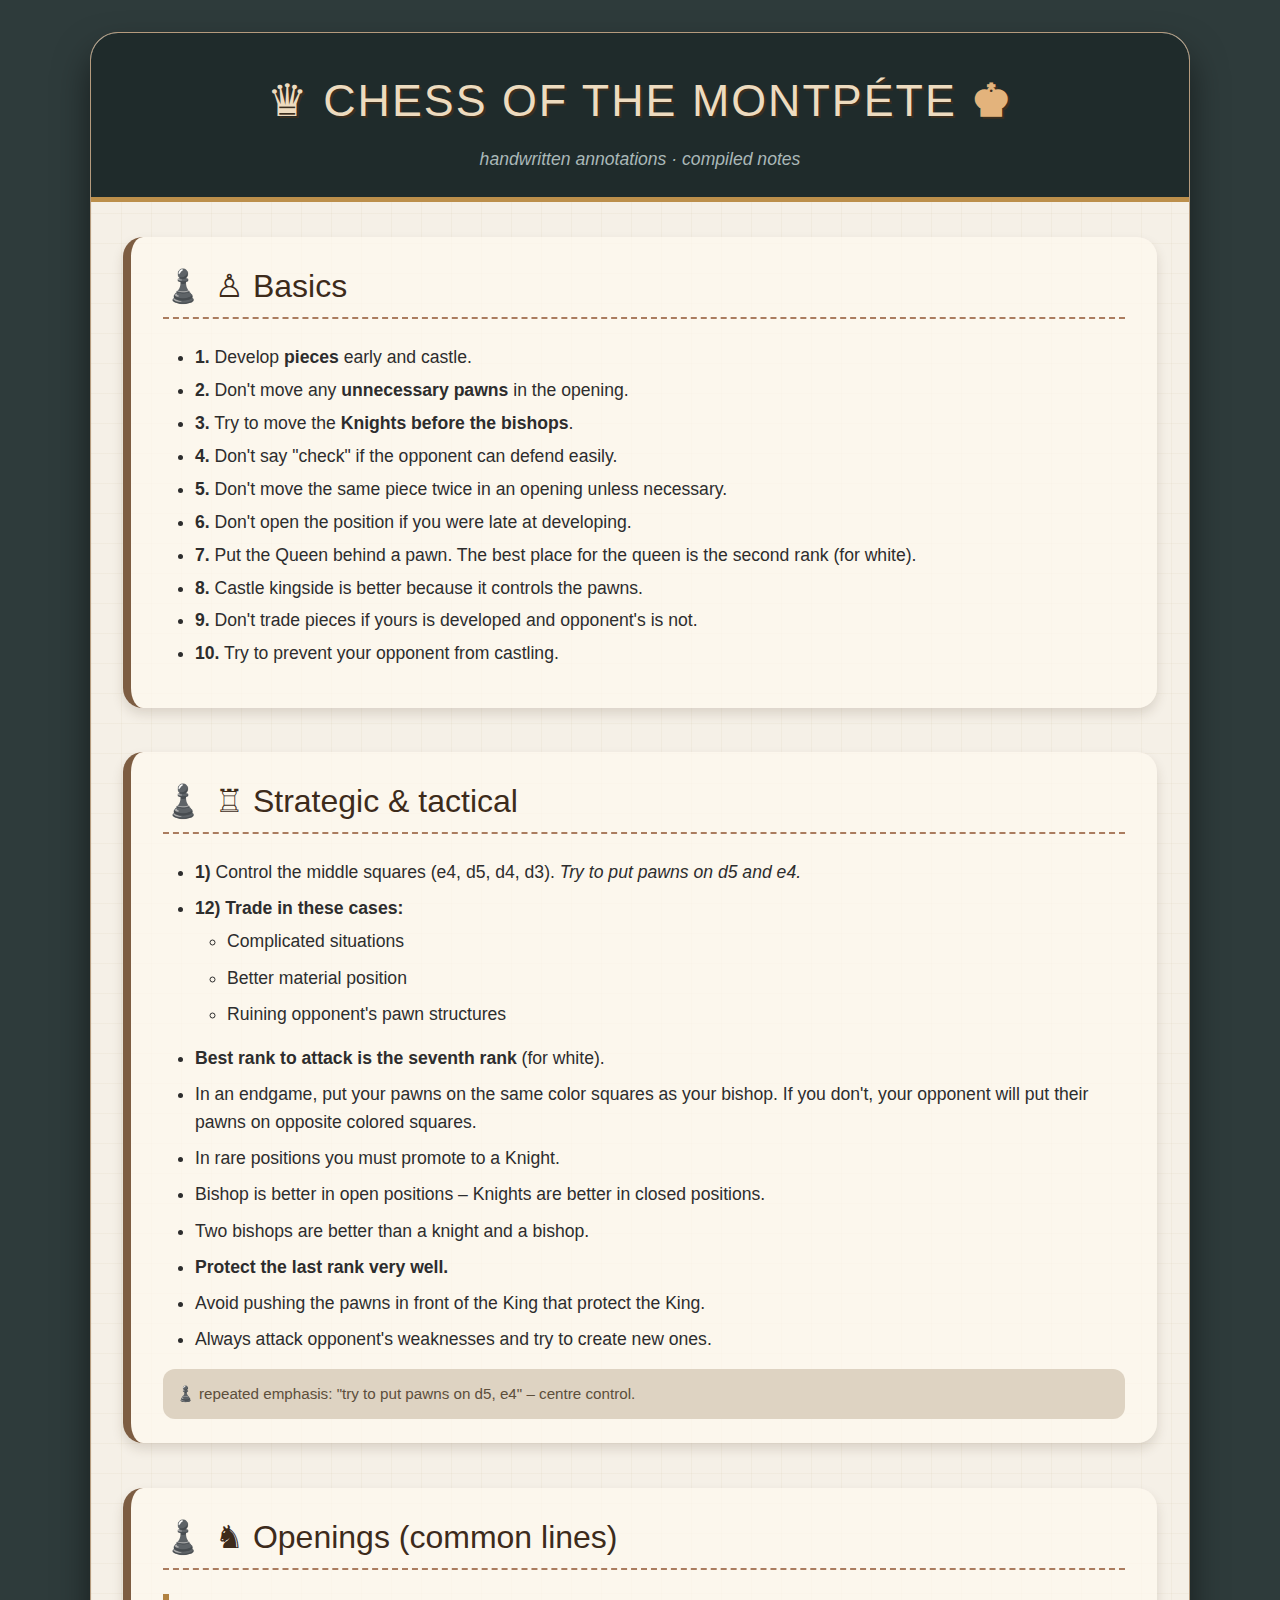
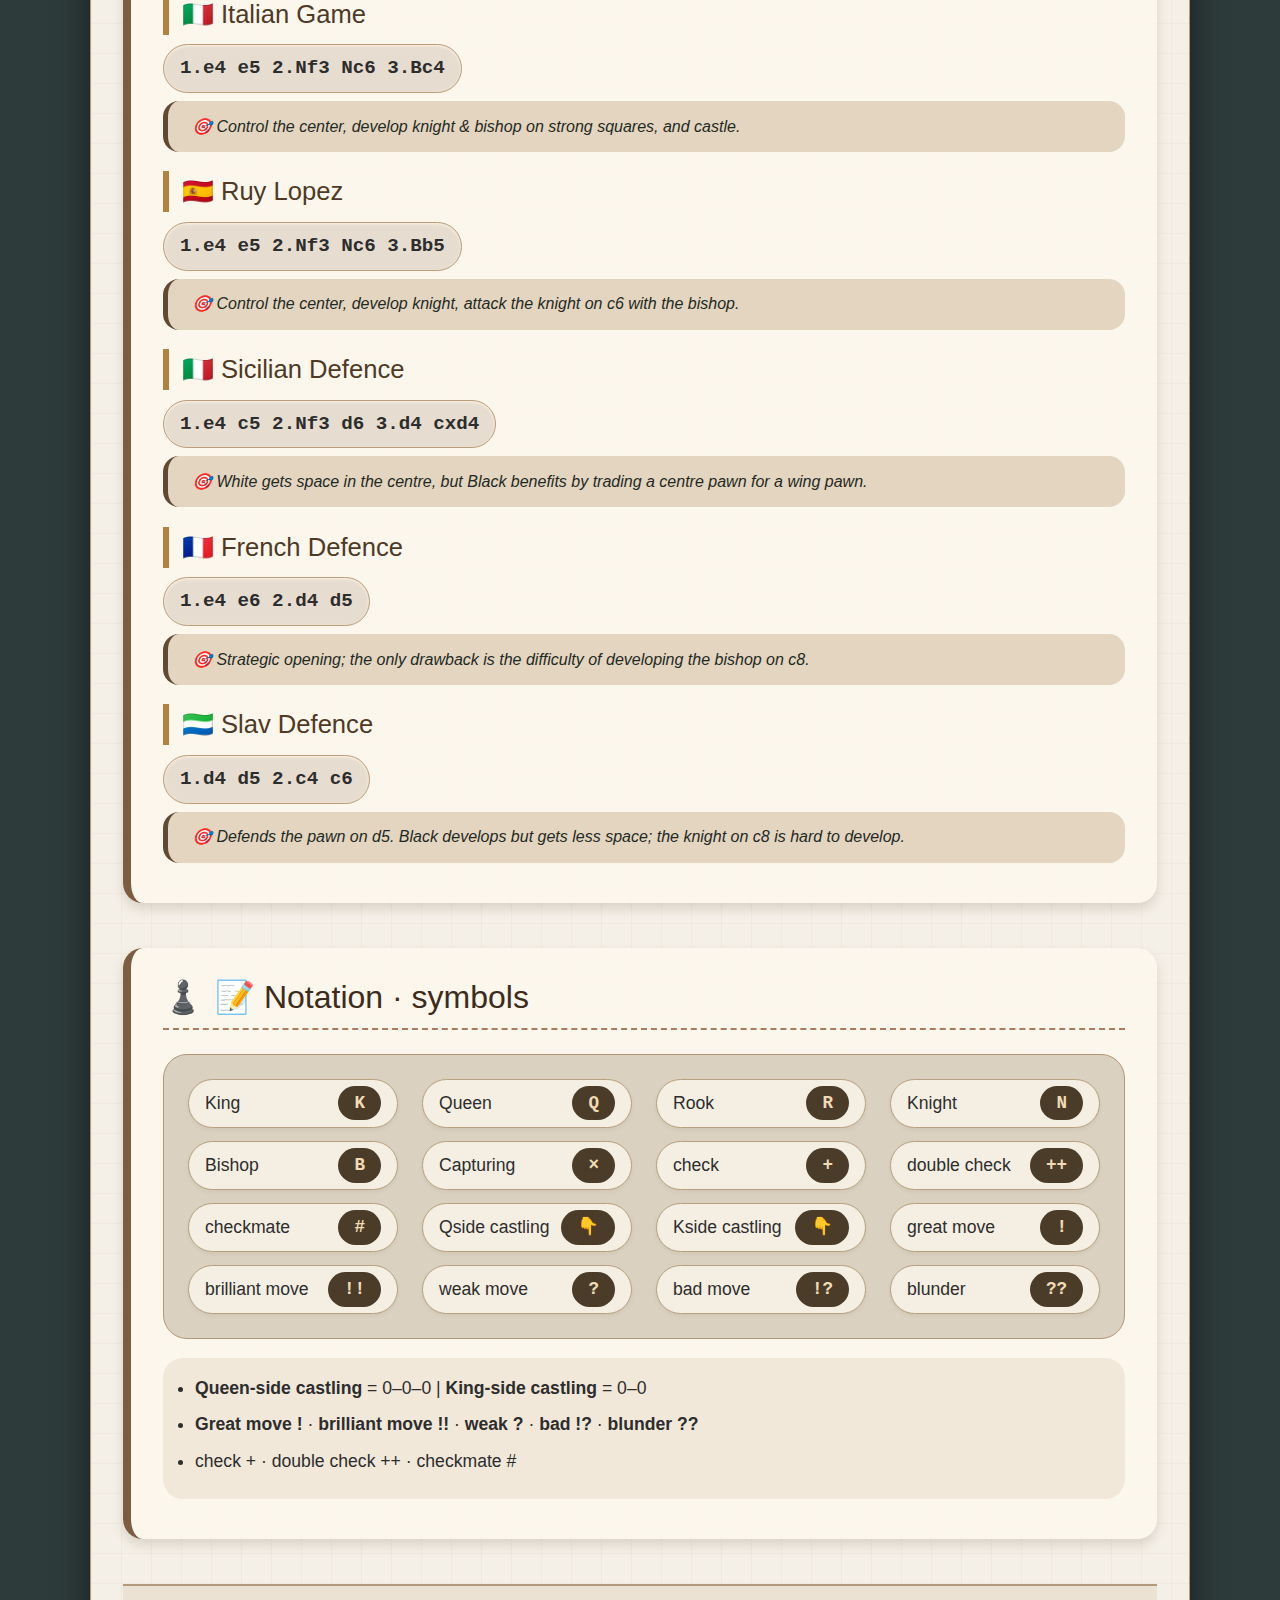
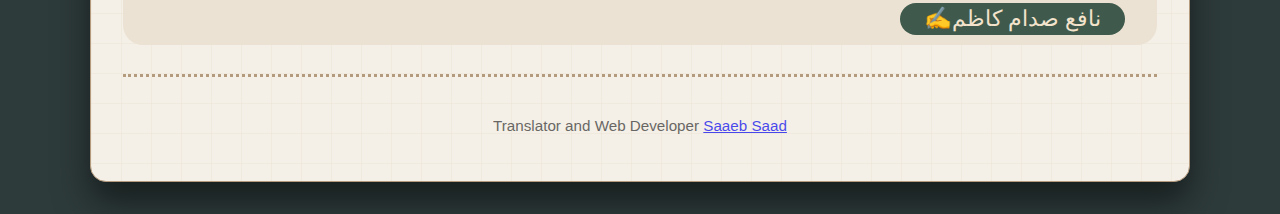
<file: index.html>
<!DOCTYPE html>
<html lang="en">
<head>
    <meta charset="UTF-8">
    <meta name="viewport" content="width=device-width, initial-scale=1.0">
    <title>♜ Chess of the Montpéte · notes</title>
    <link rel="stylesheet" href="style.css">
</head>
<body>
    <div class="page">
        <header>
            <h1>♛ CHESS OF THE MONTPÉTE <span>♚</span></h1>
            <div class="sub">handwritten annotations · compiled notes</div>
        </header>

        <main>
            <!-- BASICS (image 1) -->
            <section>
                <h2>♙ Basics</h2>
                <ul class="bullet-list compact-list">
                    <li><strong>1.</strong> Develop <strong>pieces</strong> early and castle.</li>
                    <li><strong>2.</strong> Don't move any <strong>unnecessary pawns</strong> in the opening.</li>
                    <li><strong>3.</strong> Try to move the <strong>Knights before the bishops</strong>.</li>
                    <li><strong>4.</strong> Don't say "check" if the opponent can defend easily.</li>
                    <li><strong>5.</strong> Don't move the same piece twice in an opening unless necessary.</li>
                    <li><strong>6.</strong> Don't open the position if you were late at developing.</li>
                    <li><strong>7.</strong> Put the Queen behind a pawn. The best place for the queen is the second rank (for white).</li>
                    <li><strong>8.</strong> Castle kingside is better because it controls the pawns.</li>
                    <li><strong>9.</strong> Don't trade pieces if yours is developed and opponent's is not.</li>
                    <li><strong>10.</strong> Try to prevent your opponent from castling.</li>
                </ul>
            </section>

            <!-- ADDITIONAL PRINCIPLES (image 2) -->
            <section>
                <h2>♖ Strategic & tactical</h2>
                <ul class="bullet-list">
                    <li><strong>1)</strong> Control the middle squares (e4, d5, d4, d3). <em>Try to put pawns on d5 and e4.</em></li>
                    <li><strong>12)</strong> <strong>Trade in these cases:</strong>
                        <ul style="margin-top: 0.3rem; list-style-type: circle;">
                            <li>Complicated situations</li>
                            <li>Better material position</li>
                            <li>Ruining opponent's pawn structures</li>
                        </ul>
                    </li>
                    <li><strong>Best rank to attack is the seventh rank</strong> (for white).</li>
                    <li>In an endgame, put your pawns on the same color squares as your bishop. If you don't, your opponent will put their pawns on opposite colored squares.</li>
                    <li>In rare positions you must promote to a Knight.</li>
                    <li>Bishop is better in open positions – Knights are better in closed positions.</li>
                    <li>Two bishops are better than a knight and a bishop.</li>
                    <li><strong>Protect the last rank very well.</strong></li>
                    <li>Avoid pushing the pawns in front of the King that protect the King.</li>
                    <li>Always attack opponent's weaknesses and try to create new ones.</li>
                </ul>
                <div class="footnote">
                    ♟️ repeated emphasis: "try to put pawns on d5, e4" – centre control.
                </div>
            </section>

            <!-- OPENINGS (image 3 & Slav from image 4) -->
            <section>
                <h2>♞ Openings (common lines)</h2>

                <article>
                    <h3>🇮🇹 Italian Game</h3>
                    <div class="moves">1.e4 e5  2.Nf3 Nc6  3.Bc4</div>
                    <div class="goal">🎯 Control the center, develop knight & bishop on strong squares, and castle.</div>
                </article>

                <article>
                    <h3>🇪🇸 Ruy Lopez</h3>
                    <div class="moves">1.e4 e5  2.Nf3 Nc6  3.Bb5</div>
                    <div class="goal">🎯 Control the center, develop knight, attack the knight on c6 with the bishop.</div>
                </article>

                <article>
                    <h3>🇮🇹 Sicilian Defence</h3>
                    <div class="moves">1.e4 c5  2.Nf3 d6  3.d4 cxd4</div>
                    <div class="goal">🎯 White gets space in the centre, but Black benefits by trading a centre pawn for a wing pawn.</div>
                </article>

                <article>
                    <h3>🇫🇷 French Defence</h3>
                    <div class="moves">1.e4 e6  2.d4 d5</div>
                    <div class="goal">🎯 Strategic opening; the only drawback is the difficulty of developing the bishop on c8.</div>
                </article>

                <article>
                    <h3>🇸🇱 Slav Defence</h3>
                    <div class="moves">1.d4 d5  2.c4 c6</div>
                    <div class="goal">🎯 Defends the pawn on d5. Black develops but gets less space; the knight on c8 is hard to develop.</div>
                </article>
            </section>

            <!-- NOTATION & SYMBOLS (image 4) – updated with exact symbols and nowrap -->
            <section>
                <h2>📝 Notation · symbols</h2>
                <div class="notation-grid">
                    <div class="notation-item"><span>King</span> <span class="notation-symbol">K</span></div>
                    <div class="notation-item"><span>Queen</span> <span class="notation-symbol">Q</span></div>
                    <div class="notation-item"><span>Rook</span> <span class="notation-symbol">R</span></div>
                    <div class="notation-item"><span>Knight</span> <span class="notation-symbol">N</span></div>
                    <div class="notation-item"><span>Bishop</span> <span class="notation-symbol">B</span></div>
                    <div class="notation-item"><span>Capturing</span> <span class="notation-symbol">×</span></div>
                    <div class="notation-item"><span>check</span> <span class="notation-symbol">+</span></div>
                    <div class="notation-item"><span>double check</span> <span class="notation-symbol">++</span></div>
                    <div class="notation-item"><span>checkmate</span> <span class="notation-symbol">#</span></div>
                    <div class="notation-item"><span>Qside castling</span> <span class="notation-symbol">👇</span></div>
                    <div class="notation-item"><span>Kside castling</span> <span class="notation-symbol">👇</span></div>
                    <div class="notation-item"><span>great move</span> <span class="notation-symbol">!</span></div>
                    <div class="notation-item"><span>brilliant move</span> <span class="notation-symbol">!!</span></div>
                    <div class="notation-item"><span>weak move</span> <span class="notation-symbol">?</span></div>
                    <div class="notation-item"><span>bad move</span> <span class="notation-symbol">!?</span></div>
                    <div class="notation-item"><span>blunder</span> <span class="notation-symbol">??</span></div>
                </div>

                <!-- extra details from the motion section (image 4) -->
                <ul style="margin-top: 1.2rem; background: #f1e8da; padding: 1rem 2rem; border-radius: 20px;">
                    <li><strong>Queen-side castling</strong> = 0–0–0  |  <strong>King-side castling</strong> = 0–0</li>
                    <li><strong>Great move !</strong>  ·  <strong>brilliant move !!</strong>  ·  <strong>weak ?</strong>  ·  <strong>bad !?</strong>  ·  <strong>blunder ??</strong></li>
                    <li>check +  ·  double check ++  ·  checkmate #</li>
                </ul>
            </section>

            <!-- writer's name -->
            <div class="writer">
                <span>✍️نافع صدام كاظم</span>
            </div>

            <hr>
            <div style="text-align: center; opacity: 0.7; padding: 0.5rem; font-size: 0.95rem;">
                Translator and Web Developer <a href="https://saaeb.netlify.app">Saaeb Saad</a>
            </div>
        </main>
    </div>
</body>
</html>
</file>
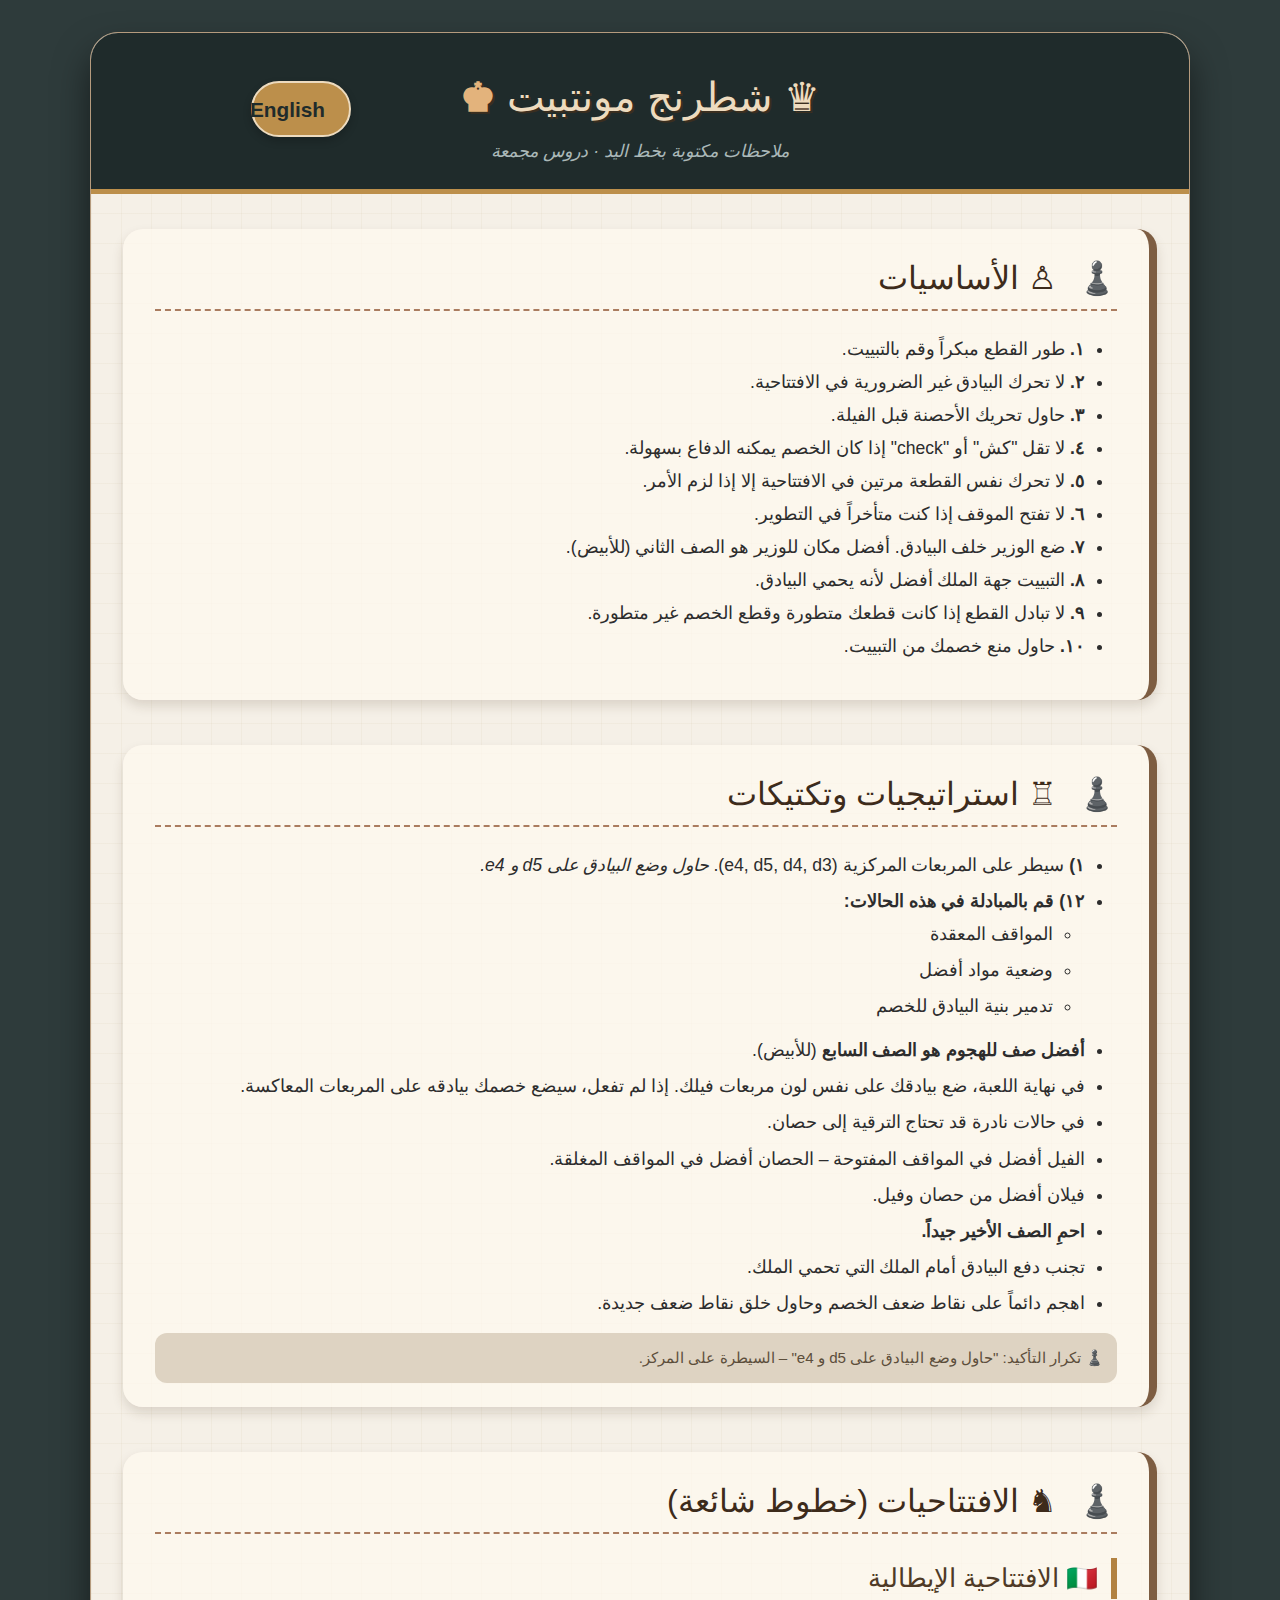
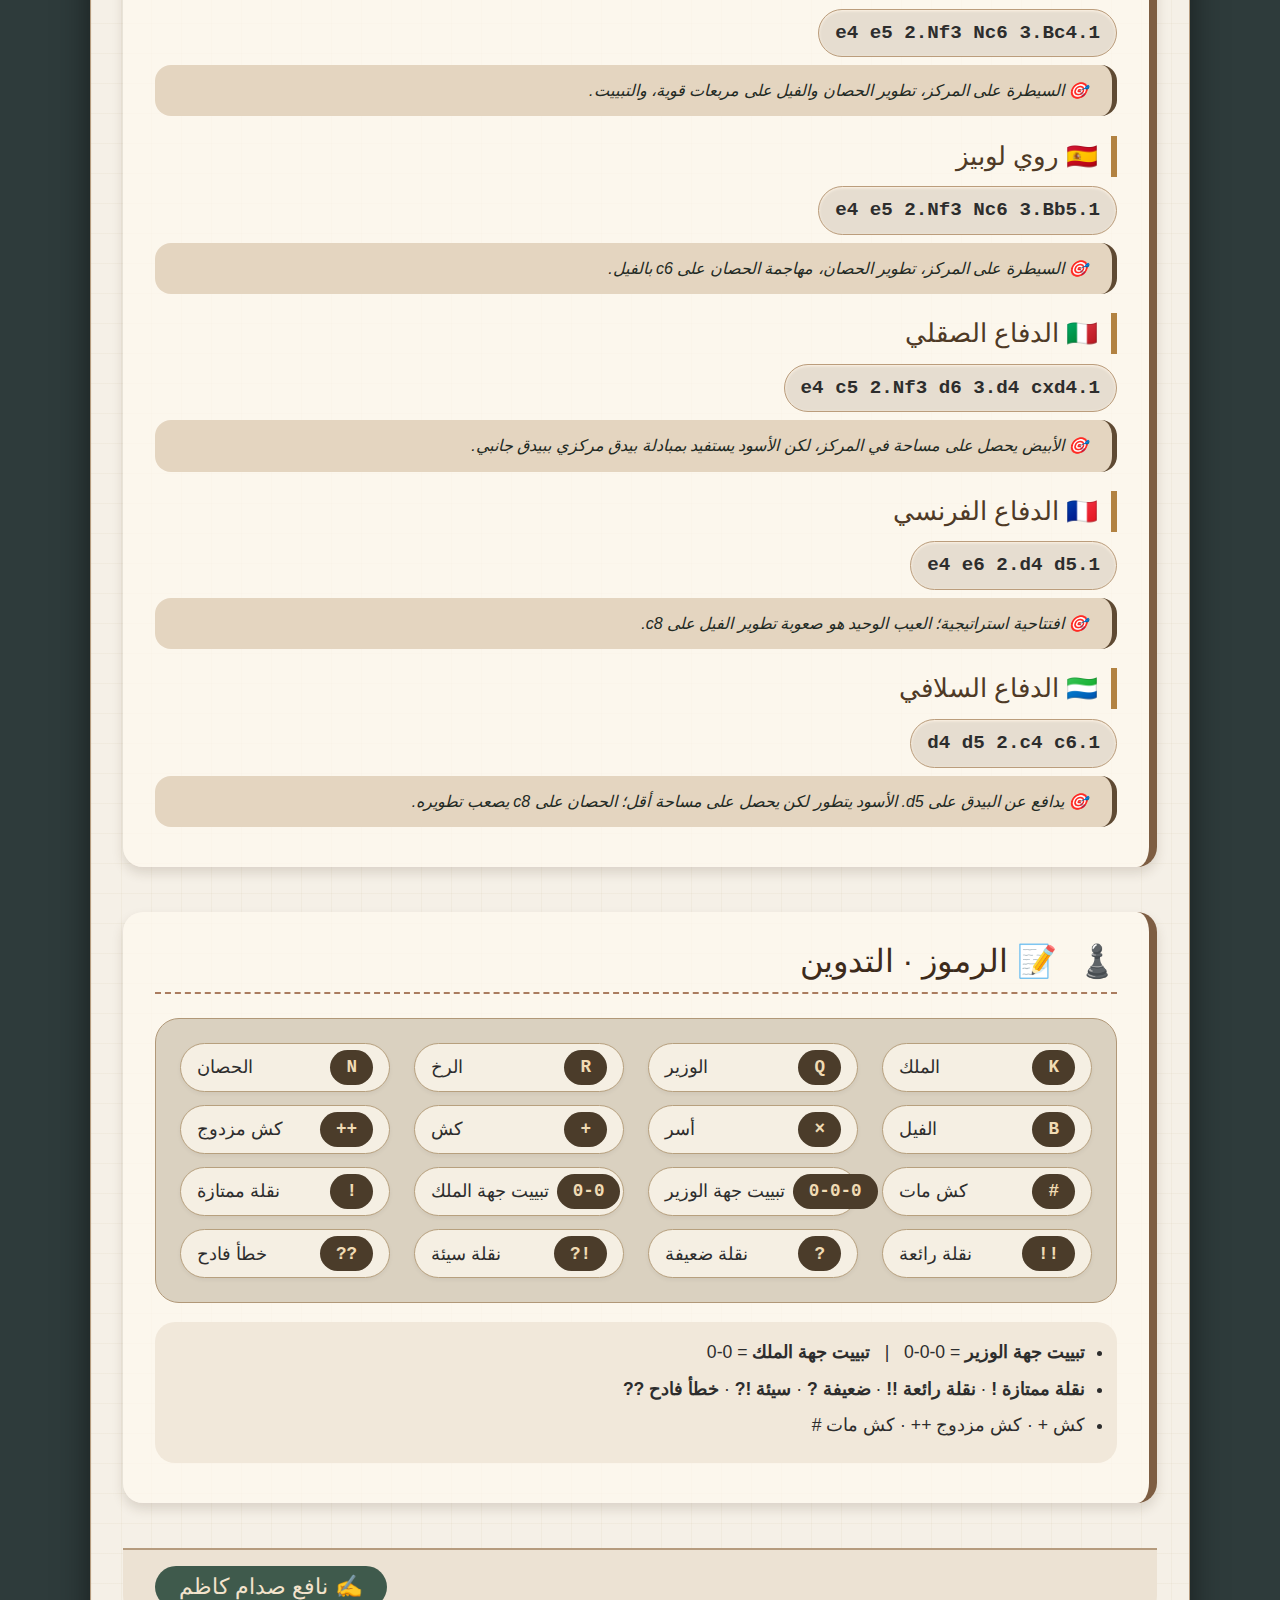
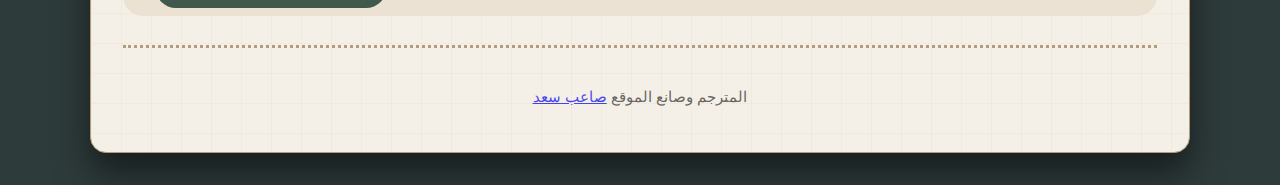
<file: arabic.html>
<!DOCTYPE html>
<html lang="ar" dir="rtl">
<head>
    <meta charset="UTF-8">
    <meta name="viewport" content="width=device-width, initial-scale=1.0">
    <title>♜ شطرنج مونتبيت · ملاحظات</title>
    <link rel="stylesheet" href="style.css">
    <style>
        body {
            font-family: 'Segoe UI', 'Roboto', 'Tahoma', 'Arial', sans-serif;
        }
        
        header h1 {
            font-size: 2.5rem;
        }
        
        h2 {
            gap: 12px;
        }
        
        h2::before {
            content: "♟️";
            margin-left: 0.5rem;
            margin-right: 0;
        }
        
        h3 {
            border-left: none;
            border-right: 6px solid #b28241;
            padding-left: 0;
            padding-right: 0.8rem;
        }
        
        section {
            border-left: none;
            border-right: 8px solid #7d5d42;
        }
        
        .goal {
            border-left: none;
            border-right: 5px solid #5f4a33;
        }
        
        .notation-item {
            flex-direction: row-reverse;
        }
        
        .notation-symbol {
            margin-right: 0;
            margin-left: 0;
        }
        
        .writer {
            text-align: left;
        }
        
        .writer span {
            display: inline-block;
        }
        
        ul, ol {
            padding-right: 2rem;
            padding-left: 0;
        }
        
        .lang-switch {
            background: #bc8f4b;
            color: #1f2b2b;
            padding: 0.6rem 1.5rem;
            border-radius: 40px;
            text-decoration: none;
            font-weight: bold;
            font-size: 1.3rem;
            border: 2px solid #eddbbf;
            transition: all 0.3s ease;
            display: inline-block;
            white-space: nowrap;
            box-shadow: 0 4px 8px rgba(0,0,0,0.2);
        }
        
        .lang-switch:hover {
            background: #eddbbf;
            color: #1f2b2b;
        }
        
        header {
            position: relative;
        }
        
        @media (max-width: 650px) {
            .lang-switch {
                left: 1rem;
                top: 0.5rem;
                font-size: 0.9rem;
            }
            header h1 {
                font-size: 1.8rem;
                margin-top: 1rem;
            }
        }
    </style>
</head>
<body>
    <div class="page">
        <header>
            <h1>♛ شطرنج مونتبيت <span>♚</span></h1>
            <div class="sub">ملاحظات مكتوبة بخط اليد · دروس مجمعة</div>
            <a href="index.html" class="lang-switch">English</a>
        </header>

        <main>
            <section>
                <h2>♙ الأساسيات</h2>
                <ul class="bullet-list compact-list">
                    <li><strong>١.</strong> طور القطع مبكراً وقم بالتبييت.</li>
                    <li><strong>٢.</strong> لا تحرك البيادق غير الضرورية في الافتتاحية.</li>
                    <li><strong>٣.</strong> حاول تحريك الأحصنة قبل الفيلة.</li>
                    <li><strong>٤.</strong> لا تقل "كش" أو "check" إذا كان الخصم يمكنه الدفاع بسهولة.</li>
                    <li><strong>٥.</strong> لا تحرك نفس القطعة مرتين في الافتتاحية إلا إذا لزم الأمر.</li>
                    <li><strong>٦.</strong> لا تفتح الموقف إذا كنت متأخراً في التطوير.</li>
                    <li><strong>٧.</strong> ضع الوزير خلف البيادق. أفضل مكان للوزير هو الصف الثاني (للأبيض).</li>
                    <li><strong>٨.</strong> التبييت جهة الملك أفضل لأنه يحمي البيادق.</li>
                    <li><strong>٩.</strong> لا تبادل القطع إذا كانت قطعك متطورة وقطع الخصم غير متطورة.</li>
                    <li><strong>١٠.</strong> حاول منع خصمك من التبييت.</li>
                </ul>
            </section>

            <section>
                <h2>♖ استراتيجيات وتكتيكات</h2>
                <ul class="bullet-list">
                    <li><strong>١)</strong> سيطر على المربعات المركزية (e4, d5, d4, d3). <em>حاول وضع البيادق على d5 و e4.</em></li>
                    <li><strong>١٢)</strong> <strong>قم بالمبادلة في هذه الحالات:</strong>
                        <ul style="margin-top: 0.3rem; list-style-type: circle;">
                            <li>المواقف المعقدة</li>
                            <li>وضعية مواد أفضل</li>
                            <li>تدمير بنية البيادق للخصم</li>
                        </ul>
                    </li>
                    <li><strong>أفضل صف للهجوم هو الصف السابع</strong> (للأبيض).</li>
                    <li>في نهاية اللعبة، ضع بيادقك على نفس لون مربعات فيلك. إذا لم تفعل، سيضع خصمك بيادقه على المربعات المعاكسة.</li>
                    <li>في حالات نادرة قد تحتاج الترقية إلى حصان.</li>
                    <li>الفيل أفضل في المواقف المفتوحة – الحصان أفضل في المواقف المغلقة.</li>
                    <li>فيلان أفضل من حصان وفيل.</li>
                    <li><strong>احمِ الصف الأخير جيداً.</strong></li>
                    <li>تجنب دفع البيادق أمام الملك التي تحمي الملك.</li>
                    <li>اهجم دائماً على نقاط ضعف الخصم وحاول خلق نقاط ضعف جديدة.</li>
                </ul>
                <div class="footnote">
                    ♟️ تكرار التأكيد: "حاول وضع البيادق على d5 و e4" – السيطرة على المركز.
                </div>
            </section>

            <section>
                <h2>♞ الافتتاحيات (خطوط شائعة)</h2>

                <article>
                    <h3>🇮🇹 الافتتاحية الإيطالية</h3>
                    <div class="moves">1.e4 e5  2.Nf3 Nc6  3.Bc4</div>
                    <div class="goal">🎯 السيطرة على المركز، تطوير الحصان والفيل على مربعات قوية، والتبييت.</div>
                </article>

                <article>
                    <h3>🇪🇸 روي لوبيز</h3>
                    <div class="moves">1.e4 e5  2.Nf3 Nc6  3.Bb5</div>
                    <div class="goal">🎯 السيطرة على المركز، تطوير الحصان، مهاجمة الحصان على c6 بالفيل.</div>
                </article>

                <article>
                    <h3>🇮🇹 الدفاع الصقلي</h3>
                    <div class="moves">1.e4 c5  2.Nf3 d6  3.d4 cxd4</div>
                    <div class="goal">🎯 الأبيض يحصل على مساحة في المركز، لكن الأسود يستفيد بمبادلة بيدق مركزي ببيدق جانبي.</div>
                </article>

                <article>
                    <h3>🇫🇷 الدفاع الفرنسي</h3>
                    <div class="moves">1.e4 e6  2.d4 d5</div>
                    <div class="goal">🎯 افتتاحية استراتيجية؛ العيب الوحيد هو صعوبة تطوير الفيل على c8.</div>
                </article>

                <article>
                    <h3>🇸🇱 الدفاع السلافي</h3>
                    <div class="moves">1.d4 d5  2.c4 c6</div>
                    <div class="goal">🎯 يدافع عن البيدق على d5. الأسود يتطور لكن يحصل على مساحة أقل؛ الحصان على c8 يصعب تطويره.</div>
                </article>
            </section>

            <section>
                <h2>📝 الرموز · التدوين</h2>
                <div class="notation-grid">
                    <div class="notation-item"><span>الملك</span> <span class="notation-symbol">K</span></div>
                    <div class="notation-item"><span>الوزير</span> <span class="notation-symbol">Q</span></div>
                    <div class="notation-item"><span>الرخ</span> <span class="notation-symbol">R</span></div>
                    <div class="notation-item"><span>الحصان</span> <span class="notation-symbol">N</span></div>
                    <div class="notation-item"><span>الفيل</span> <span class="notation-symbol">B</span></div>
                    <div class="notation-item"><span>أسر</span> <span class="notation-symbol">×</span></div>
                    <div class="notation-item"><span>كش</span> <span class="notation-symbol">+</span></div>
                    <div class="notation-item"><span>كش مزدوج</span> <span class="notation-symbol">++</span></div>
                    <div class="notation-item"><span>كش مات</span> <span class="notation-symbol">#</span></div>
                    <div class="notation-item"><span>تبييت جهة الوزير</span> <span class="notation-symbol">0-0-0</span></div>
                    <div class="notation-item"><span>تبييت جهة الملك</span> <span class="notation-symbol">0-0</span></div>
                    <div class="notation-item"><span>نقلة ممتازة</span> <span class="notation-symbol">!</span></div>
                    <div class="notation-item"><span>نقلة رائعة</span> <span class="notation-symbol">!!</span></div>
                    <div class="notation-item"><span>نقلة ضعيفة</span> <span class="notation-symbol">?</span></div>
                    <div class="notation-item"><span>نقلة سيئة</span> <span class="notation-symbol">!?</span></div>
                    <div class="notation-item"><span>خطأ فادح</span> <span class="notation-symbol">??</span></div>
                </div>

                <ul style="margin-top: 1.2rem; background: #f1e8da; padding: 1rem 2rem; border-radius: 20px;">
                    <li><strong>تبييت جهة الوزير</strong> = 0-0-0 &nbsp;&nbsp;|&nbsp;&nbsp; <strong>تبييت جهة الملك</strong> = 0-0</li>
                    <li><strong>نقلة ممتازة !</strong> · <strong>نقلة رائعة !!</strong> · <strong>ضعيفة ?</strong> · <strong>سيئة !?</strong> · <strong>خطأ فادح ??</strong></li>
                    <li>كش + · كش مزدوج ++ · كش مات #</li>
                </ul>
            </section>

            <div class="writer">
                <span>✍️ نافع صدام كاظم</span>
            </div>

            <hr>
            <div style="text-align: center; opacity: 0.7; padding: 0.5rem; font-size: 0.95rem;">
                المترجم وصانع الموقع <a href="https://saaeb.netlify.app">صاعب سعد</a>
            </div>
        </main>
    </div>
</body>
</html>
</file>
<file: style.css>
/* style.css - Chess notes styling */

* {
    margin: 0;
    padding: 0;
    box-sizing: border-box;
}

body {
    background: #2e3b3b;
    font-family: 'Segoe UI', 'Roboto', 'Helvetica', sans-serif;
    line-height: 1.6;
    padding: 2rem 1rem;
    color: #2d2d2d;
}

.page {
    max-width: 1100px;
    margin: 0 auto;
    background: #f5f0e7;
    background-image: 
        linear-gradient(rgba(200, 180, 150, 0.1) 1px, transparent 1px),
        linear-gradient(90deg, rgba(200, 180, 150, 0.1) 1px, transparent 1px);
    background-size: 30px 30px;
    border-radius: 28px 28px 16px 16px;
    box-shadow: 0 20px 35px rgba(0, 0, 0, 0.5);
    overflow: hidden;
    border: 1px solid #b59b7e;
}

.lang-switch {
    position: absolute;
    top: 3rem;
    left: 10rem;
    background: #bc8f4b;
    color: #1f2b2b;
    padding: 0.5rem 1rem;
    border-radius: 30px;
    text-decoration: none;
    font-weight: bold;
    border: 2px solid #eddbbf;
    z-index: 10;
    max-width: 200px;
    width: 100px;
    font-size: 20px;
    transition: all 0.3s;
}
        
.lang-switch:hover {
    background: #eddbbf;
    color: #1f2b2b;
}
header {
    background: #1f2b2b;
    color: #eddbbf;
    padding: 2rem 2rem 1.5rem;
    text-align: center;
    border-bottom: 5px solid #bc8f4b;
}

header h1 {
    font-size: 2.8rem;
    font-weight: 400;
    letter-spacing: 2px;
    text-transform: uppercase;
    text-shadow: 2px 2px 0 #3a2e1f;
}

header h1 span {
    font-weight: 700;
    color: #e3b37c;
}

header .sub {
    font-style: italic;
    font-size: 1.1rem;
    color: #aab8b8;
    margin-top: 0.5rem;
}

main {
    padding: 2.2rem 2rem;
}

section {
    margin-bottom: 2.8rem;
    background: rgba(255, 250, 240, 0.7);
    padding: 1.5rem 2rem;
    border-radius: 20px;
    box-shadow: 0 6px 12px rgba(70, 50, 30, 0.15);
    border-left: 8px solid #7d5d42;
}

h2 {
    font-size: 2rem;
    font-weight: 500;
    border-bottom: 2px dashed #aa7c5f;
    padding-bottom: 0.3rem;
    margin-bottom: 1.5rem;
    color: #3d2b1b;
    display: flex;
    align-items: center;
    gap: 12px;
}

h2::before {
    content: "♟️";
    font-size: 2rem;
}

h3 {
    font-size: 1.6rem;
    font-weight: 500;
    color: #4f3a26;
    margin: 1.2rem 0 0.6rem 0;
    padding-left: 0.8rem;
    border-left: 6px solid #b28241;
}

ul, ol {
    padding-left: 2rem;
    margin: 1rem 0;
}

li {
    margin-bottom: 0.5rem;
    font-size: 1.1rem;
}

.bullet-list {
    list-style-type: disc;
}

.compact-list li {
    margin-bottom: 0.3rem;
}

.moves {
    font-family: 'Courier New', monospace;
    background: #e6ddd0;
    padding: 0.5rem 1rem;
    border-radius: 30px;
    display: inline-block;
    font-weight: 600;
    font-size: 1.2rem;
    border: 1px solid #bb9d7c;
    box-shadow: inset 0 1px 3px #fff4e6;
}

.goal {
    background: #e4d5c0;
    padding: 0.8rem 1.5rem;
    border-radius: 16px;
    margin: 0.5rem 0 1rem 0;
    font-style: italic;
    border-left: 5px solid #5f4a33;
    color: #1f2a24;
}

/* NOTATION GRID – width-oriented, single line items */
.notation-grid {
    display: grid;
    grid-template-columns: repeat(auto-fill, minmax(210px, 1fr));
    gap: 0.8rem 1.5rem;
    background: #dad1c0;
    padding: 1.5rem;
    border-radius: 24px;
    border: 1px solid #b19878;
    font-size: 1.1rem;
}

.notation-item {
    background: #f5efe3;
    padding: 0.4rem 1rem;
    border-radius: 40px;
    display: flex;
    justify-content: space-between;
    border: 1px solid #b7a07e;
    box-shadow: 0 2px 4px rgba(0,0,0,0.05);
    white-space: nowrap;
    align-items: center;
    gap: 0.5rem;
}

.notation-symbol {
    font-weight: 700;
    font-family: 'Courier New', monospace;
    background: #4b3c2a;
    color: #f0dbb4;
    padding: 0.2rem 1rem;
    border-radius: 30px;
    flex-shrink: 0;
    white-space: nowrap;
}

.writer {
    text-align: right;
    font-size: 1.3rem;
    font-weight: 500;
    margin-top: 1.5rem;
    padding: 1rem 2rem 0.5rem;
    border-top: 2px solid #b59b7e;
    color: #2f4d3a;
    background: #ece2d3;
    border-radius: 0 0 20px 20px;
}

.writer span {
    background: #3f5a4c;
    color: #f3e3cc;
    padding: 0.2rem 1.5rem;
    border-radius: 30px;
    font-size: 1.4rem;
    letter-spacing: 1px;
}

.footnote {
    font-size: 0.95rem;
    color: #5c4e3b;
    margin-top: 1rem;
    padding: 0.8rem;
    background: #ded3c2;
    border-radius: 12px;
}

hr {
    border: none;
    border-top: 3px dotted #b59b7e;
    margin: 1.8rem 0;
}

@media (max-width: 650px) {
    header h1 { font-size: 2rem; }
    h2 { font-size: 1.6rem; }
    main { padding: 1.5rem; }
    .notation-grid { grid-template-columns: repeat(auto-fill, minmax(180px, 1fr)); }
}
@media (max-width: 650px) {
    .lang-switch {
        left: 1rem;
        top: 0.5rem;
        font-size: 0.9rem;
    }
    header h1 {
        font-size: 1.8rem;
        margin-top: 1rem;
    }
}
</file>
